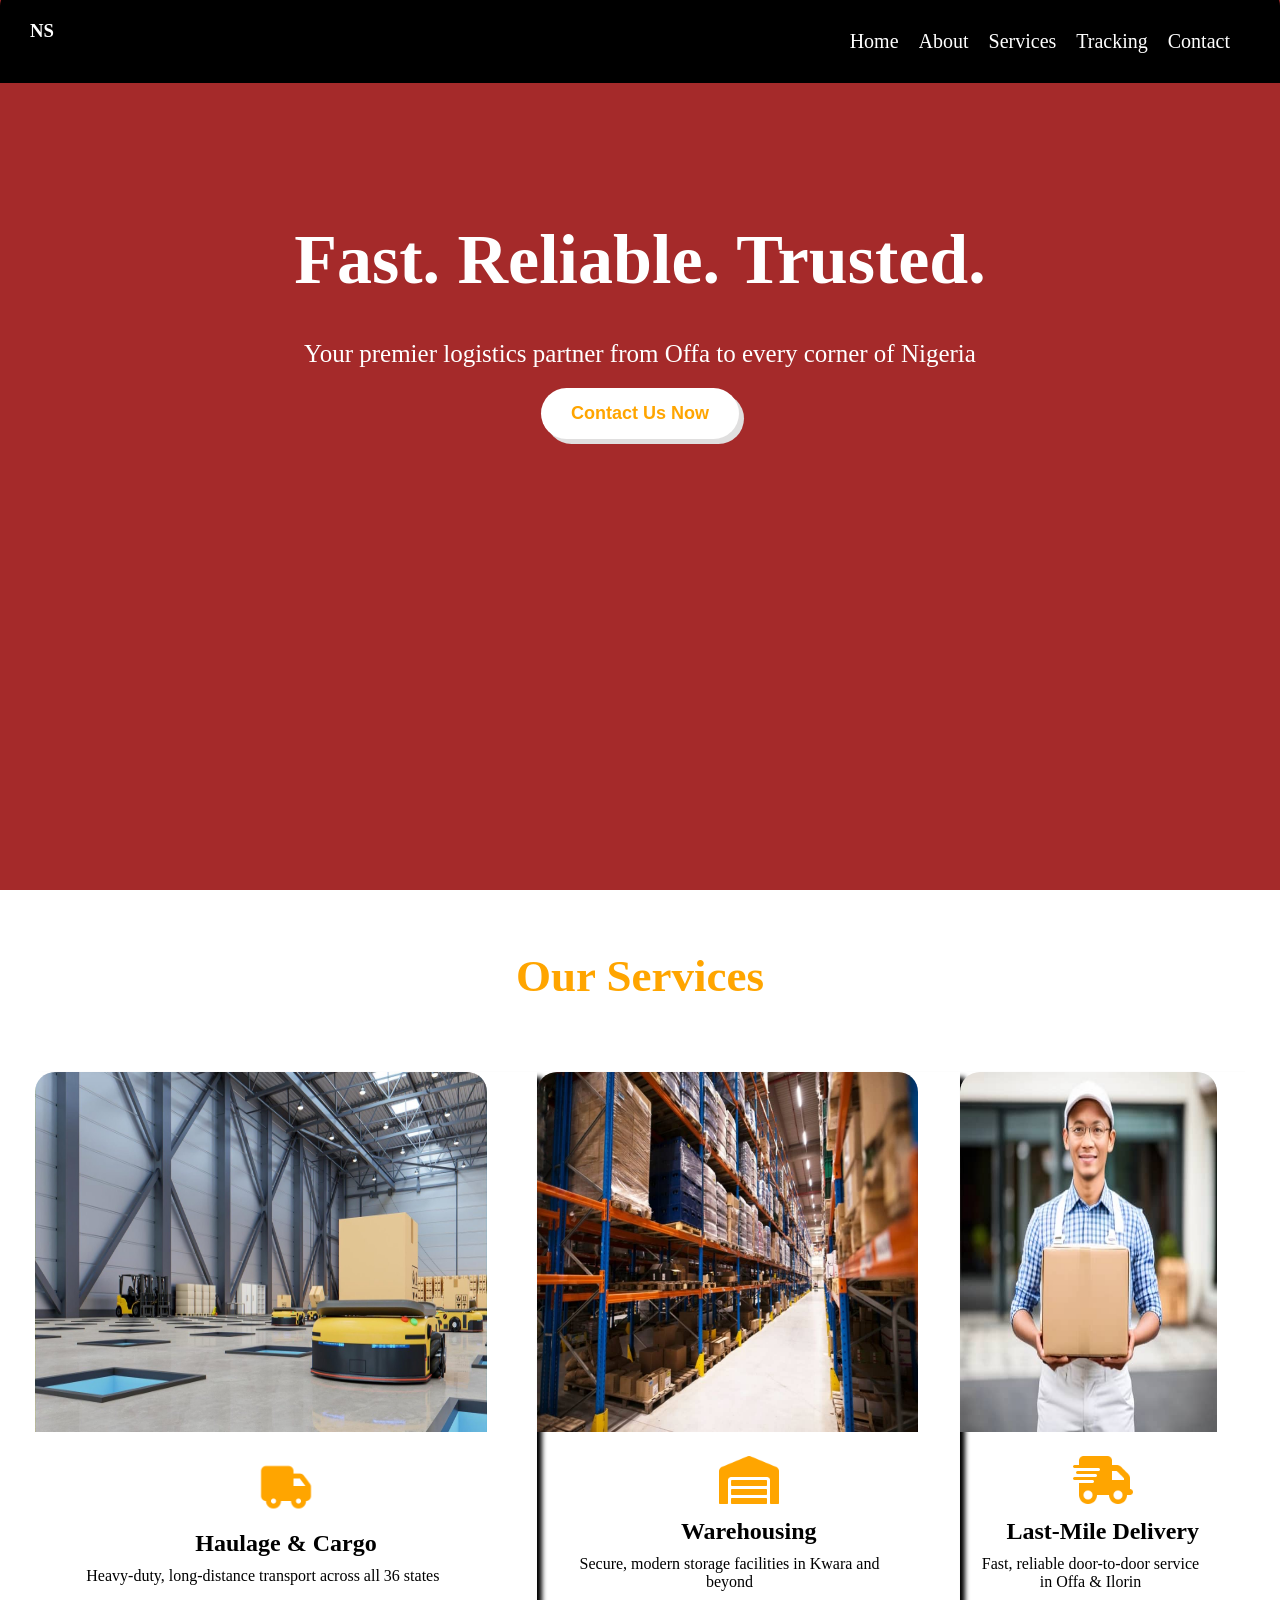
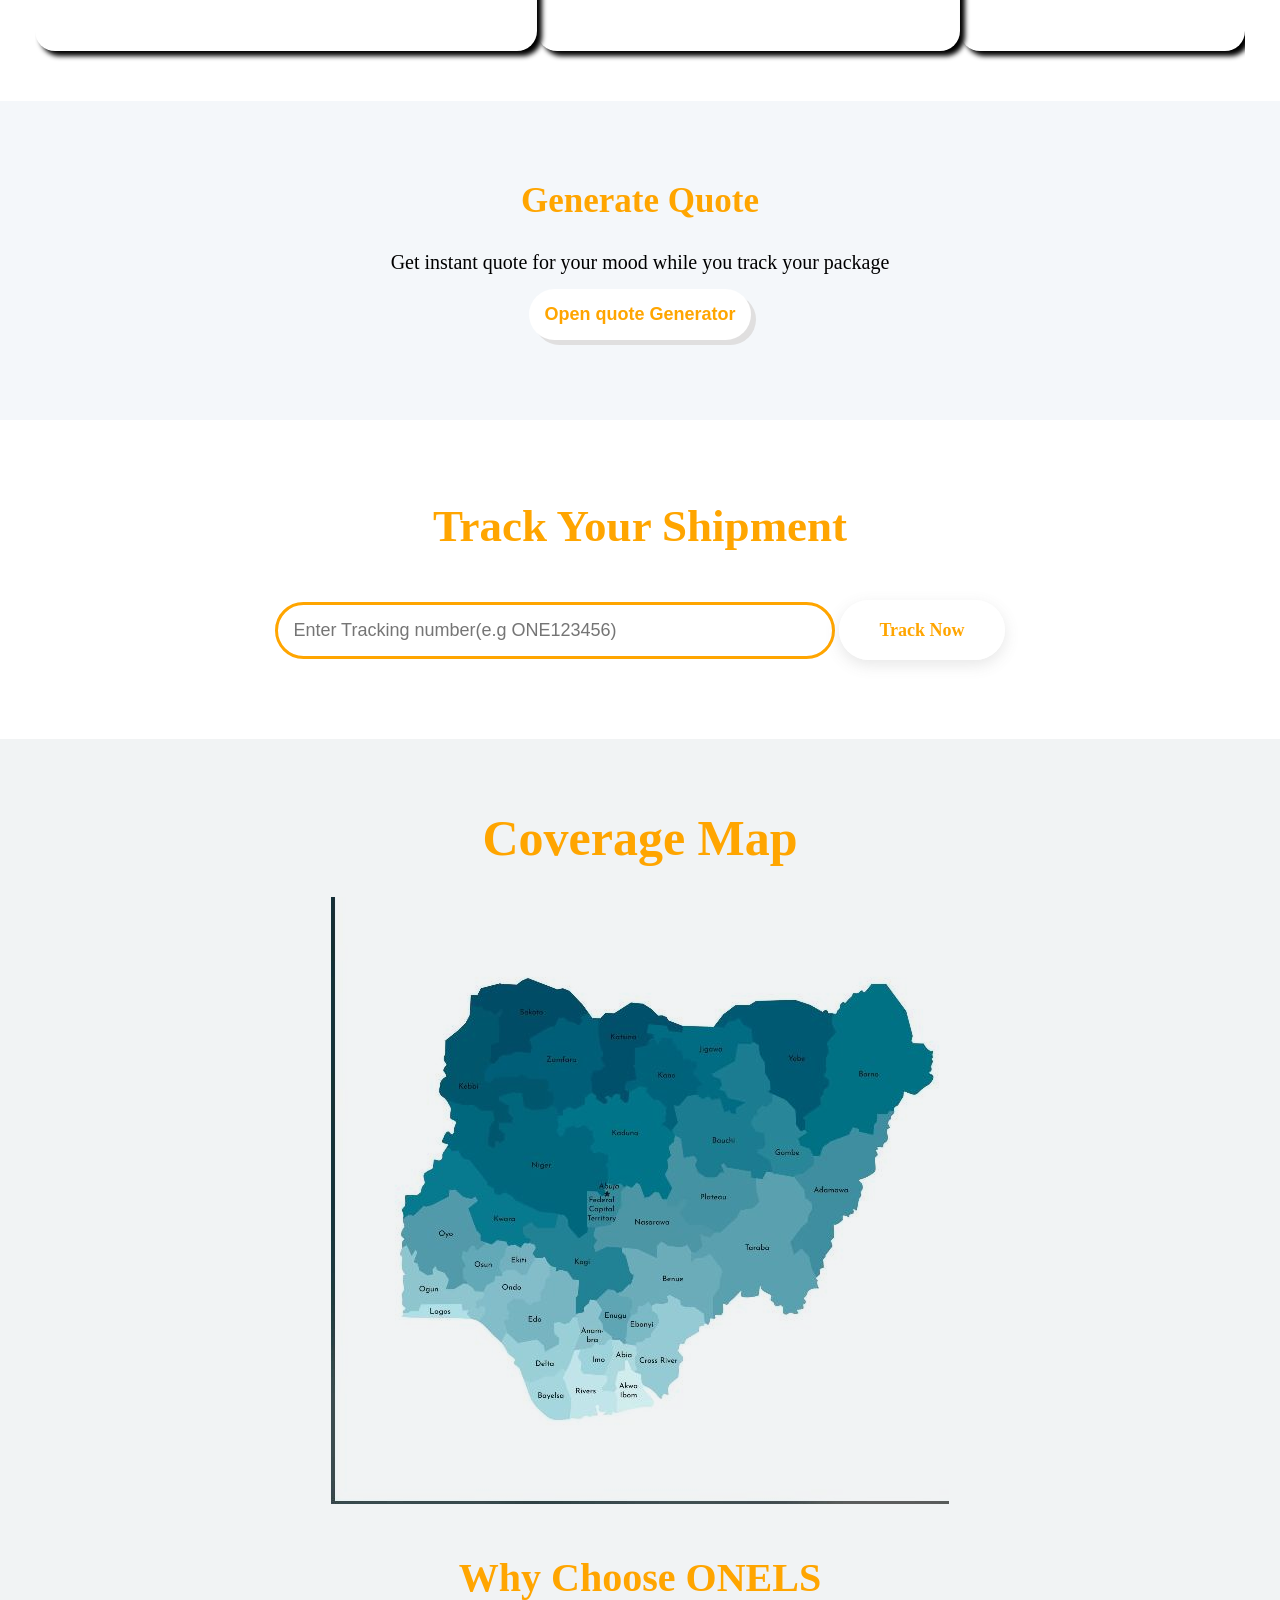
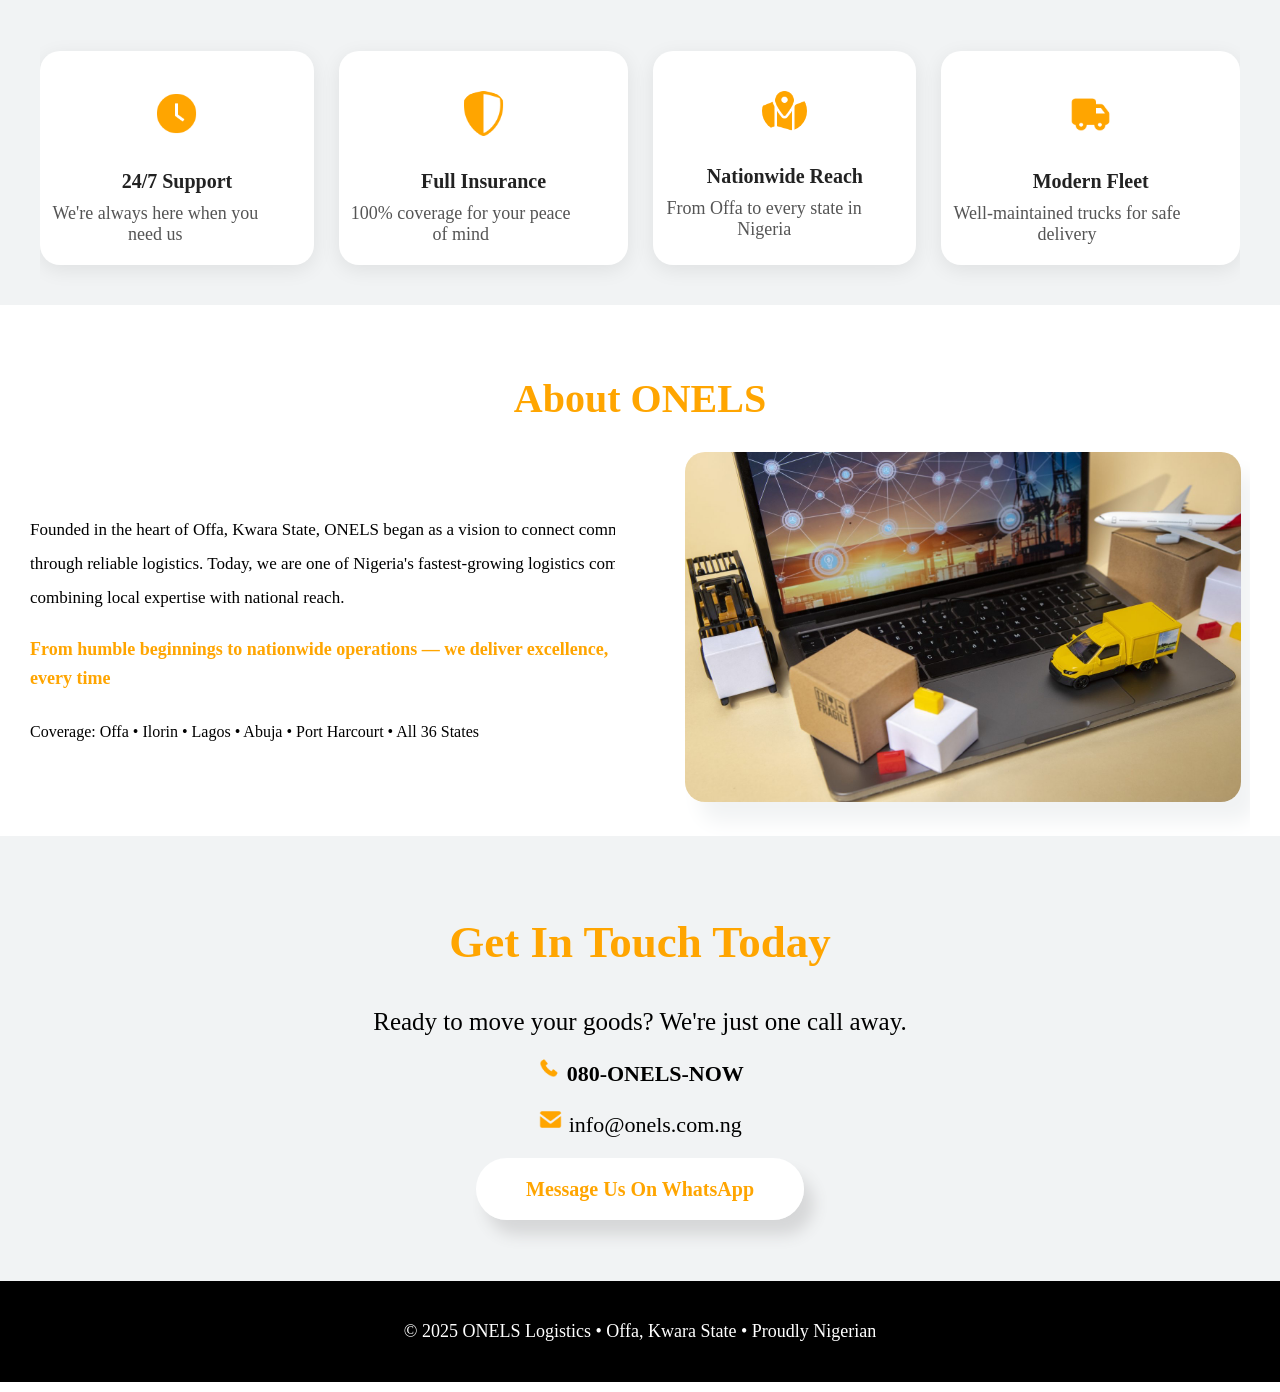
<file: index.html>
<!DOCTYPE html>
<html lang="en">
<head>
    <meta charset="UTF-8">
    <meta name="viewport" content="width=device-width, initial-scale=1.0">
    <title>Document</title>
    <link rel="stylesheet" href="style.css">
</head>
<body>
   <section>
     <nav>
        <h1 style="color: white;">NS</h1>
        <ul>
            <li><a href="#">Home</a></li>
            <li><a href="about.html">About</a></li>
            <li><a href="servics.html">Services</a></li>
            <li><a href="tracking.html">Tracking</a></li>
            <li><a href="contact.html">Contact</a></li>
        </ul>
    </nav>

    <div class="Trusted">
        <div class="even">
        <h1>Fast. Reliable. Trusted.</h1>
        <p>Your premier logistics partner from Offa to every corner of Nigeria</p>
        <button style="padding: 15px 30px; background-color: white; color: orange; border-radius: 30px; margin: 20px 20px ; border: none;">Contact Us Now</button>
        </div>
    </div>


   </section>


   <div class="nill">
    <h1 id="ser">Our Services</h1>
   </div>

   <div class="parent-numb">
   <div class="parent-long">
   <div class="across">
    <img src="cargo.jpeg" alt="">
   </div>
   <div class="Secure">
    <img src="boxicons--truck-filled.png" alt="">
    <h2>Haulage & Cargo</h2>
    <p>Heavy-duty, long-distance transport across all 36 states</p>
   </div>

   </div>

   <div class="parent-long">
    <div class="across">
        <img src="warehouse.JPG" alt="">
    </div>

    <div class="Secure">
        <img src="fa-solid--warehouse (1).png" alt="">
        <h2>Warehousing</h2>
        <p>Secure, modern storage facilities in Kwara and beyond</p>
    </div>


   </div>

   <div class="parent-long">
    <div class="across">
        <img src="eco.JPG" alt="">
    </div>

    <div class="Secure">
        <img src="fa6-solid--truck-fast (2).png" alt="">
        <h2>Last-Mile Delivery</h2>
        <p>Fast, reliable door-to-door service in Offa & Ilorin</p>
    </div>

   </div>
    </div>
   </div>

<section class="you">
   <div class="quote">
    <h1>Generate Quote</h1>
    <p>Get instant quote for your mood while you track your package</p>
    <button>Open quote Generator</button>
   </div>
</section>

<section class="track">
  <div class="ship">
    <h1>Track Your Shipment</h1>
</div>


<div class="Tracking">
  <input type="text" placeholder="Enter Tracking number(e.g ONE123456)">
  <a href="#">Track Now</a>
  </div> 
  </section>


  <div class="nobody" style="padding: 40px;">
  <div class="Map">
    <h2 style="padding: 30px;">Coverage Map</h2>
    <img src="123293 (1).jpg" alt="">
    
  </div>


  <div class="choose">
    <h1 style="text-align: center; margin: 50px; font-size:40px; color: #ffa500;">Why Choose ONELS</h1>
    </div>

  <div class="always">
    <div class="Reach">
        <img src="ant-design--clock-circle-filled (1).png" alt="">
        <h2>24/7 Support</h2>
        <p>We're always here when you need us</p>
    </div>

    <div class="Reach">
        <img src="bi--shield-shaded.png" alt="">
        <h2>Full Insurance</h2>
        <p>100% coverage for your peace of mind</p>
    </div>

    <div class="Reach">
        <img src="fa6-solid--map-location-dot.png" alt="">
        <h2>Nationwide Reach</h2>
        <p>From Offa to every state in Nigeria</p>
    </div>

    <div class="Reach">
        <img src="boxicons--truck-filled.png" alt="">
        <h2>Modern Fleet</h2>
        <p>Well-maintained trucks for safe delivery</p>
    </div>
</div> 

  </div>


  <div>
     <h1 style="text-align: center; margin-top:  70px; ; font-size: 40px; color: #ffa500;">About ONELS</h1>
  </div>
  <div class="Founded">
  <div class="humble">
   
    <p>Founded in the heart of Offa, Kwara State, ONELS began as a vision to connect communities through reliable logistics. Today, we are one of Nigeria's fastest-growing logistics companies, combining local expertise with national reach.</p>
    <h3>From humble beginnings to nationwide operations — we deliver excellence, every time</h3>

    <h4>Coverage: Offa • Ilorin • Lagos • Abuja • Port Harcourt • All 36 States</h4>
  </div>

  <div class="late">
    <img src="8bc625c2-502d-49eb-84ae-69627bb16b60 (1).JPG" alt="">
  </div>

  </div>



  <section >
    <div class="Message">
        <h1>Get In Touch Today</h1>
        <h2>Ready to move your goods? We're just one call away.</h2>
        <h3><img src="basil--phone-solid (1).png" alt=""> 080-ONELS-NOW</h3>
        <h4 style="margin-bottom: 40px;"><img src="boxicons--envelope-filled.png" alt=""> info@onels.com.ng</h4>
        <a href="#">Message Us On WhatsApp</a>
    </div>


    <div class="logic">
        <h1>© 2025 ONELS Logistics • Offa, Kwara State • Proudly Nigerian</h1>
    </div>
  </section>




</body>
</html>
</file>
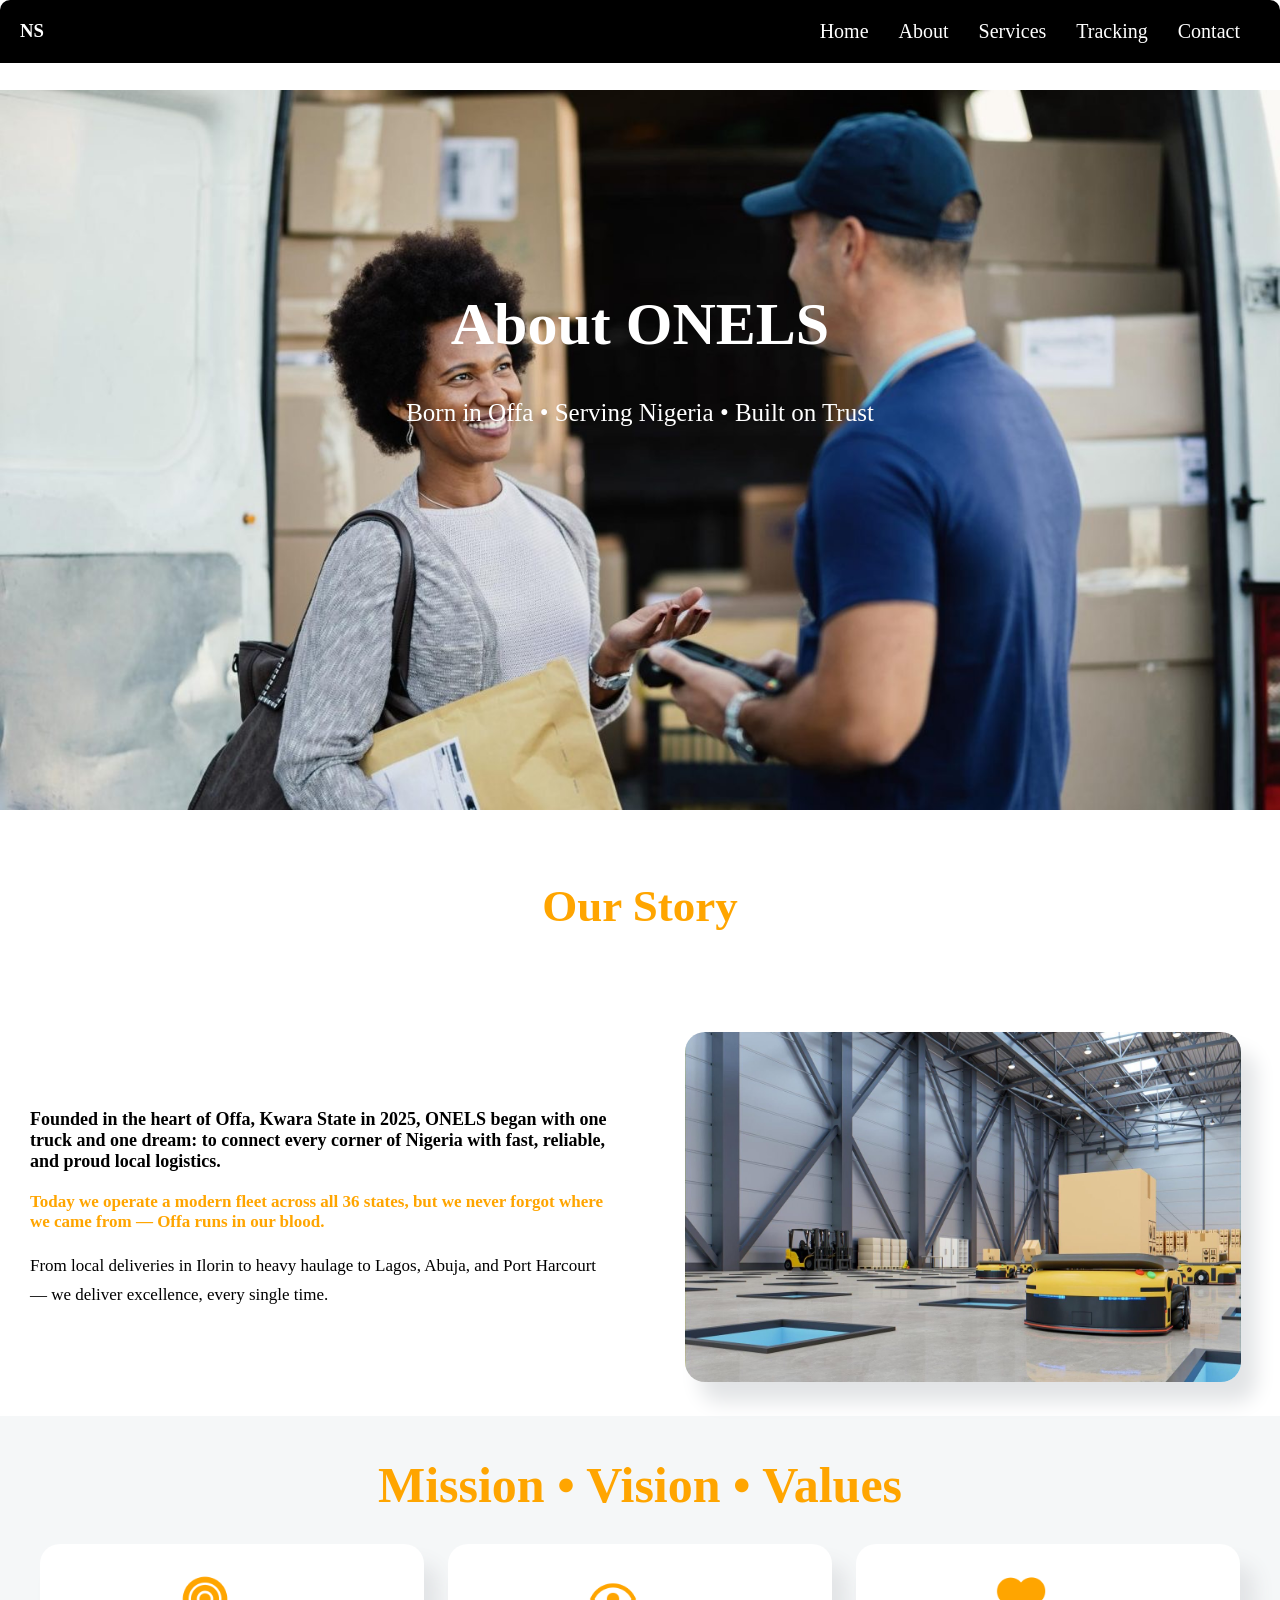
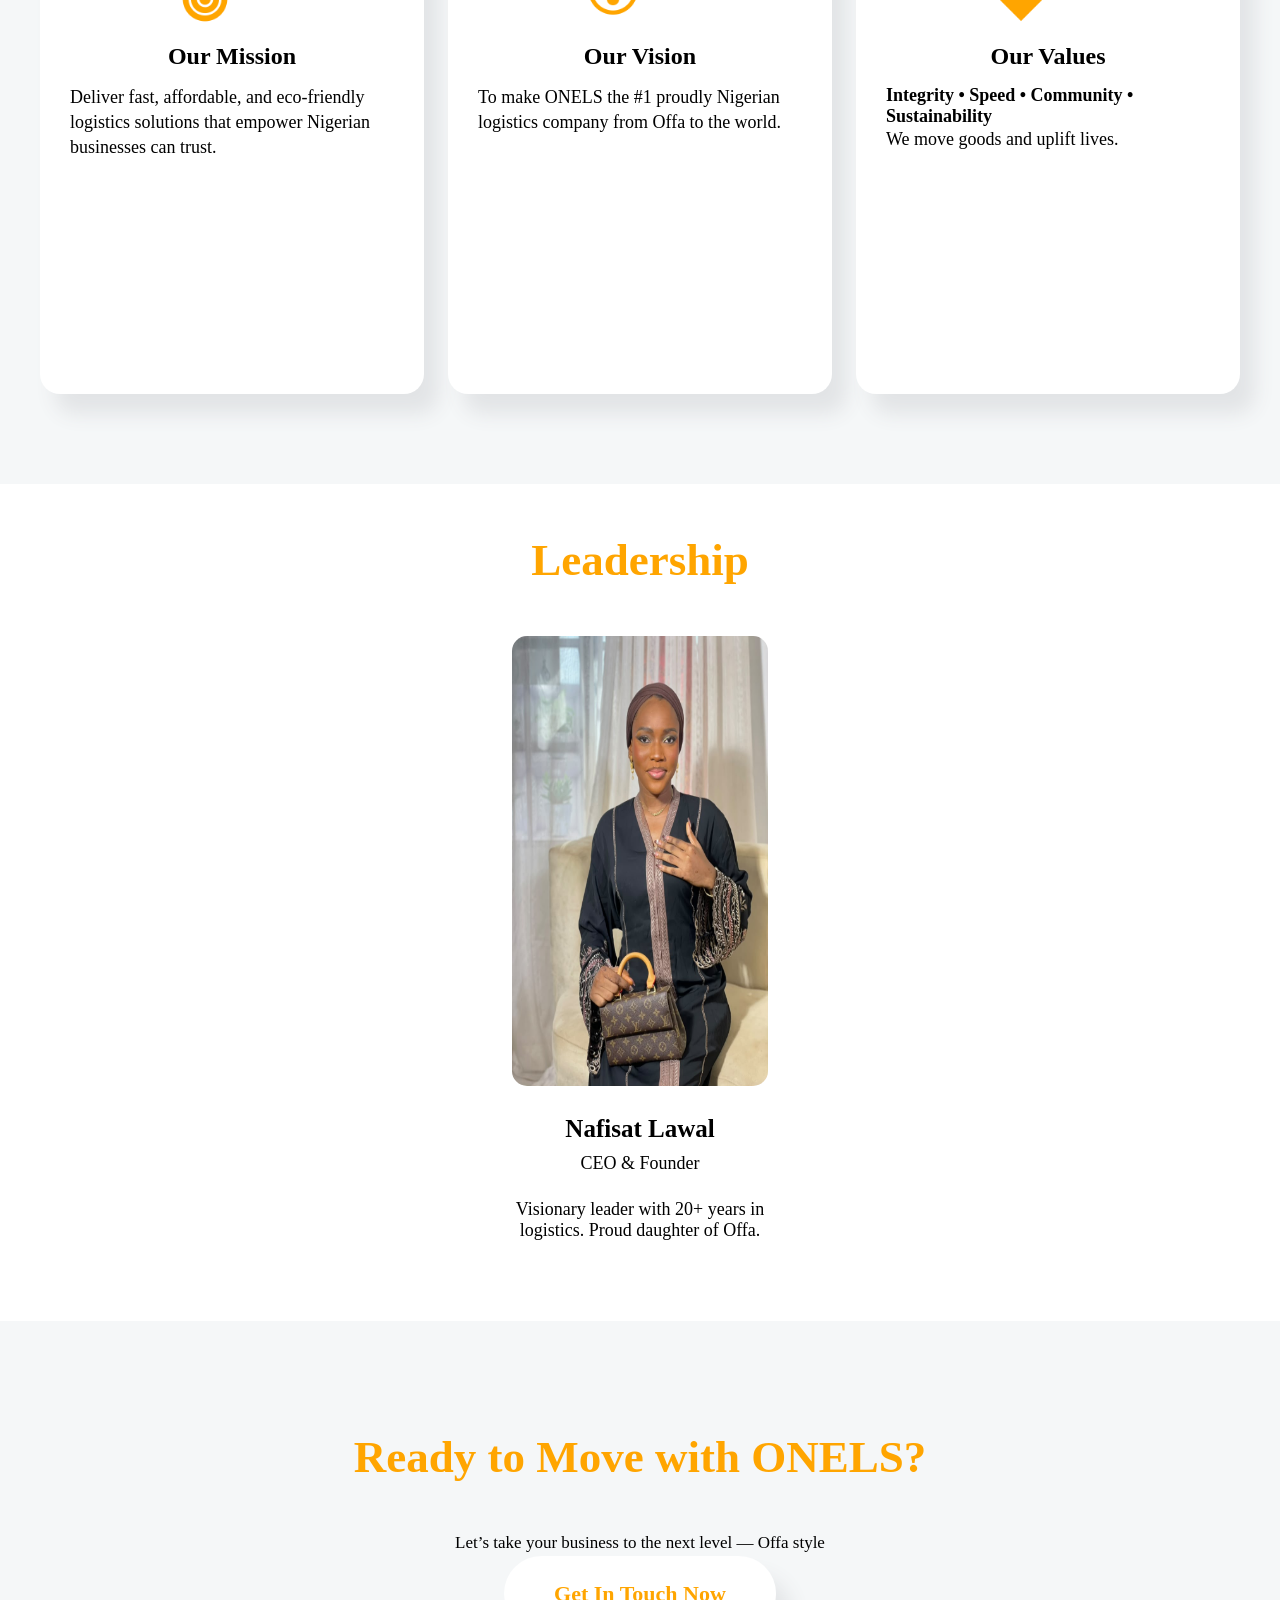
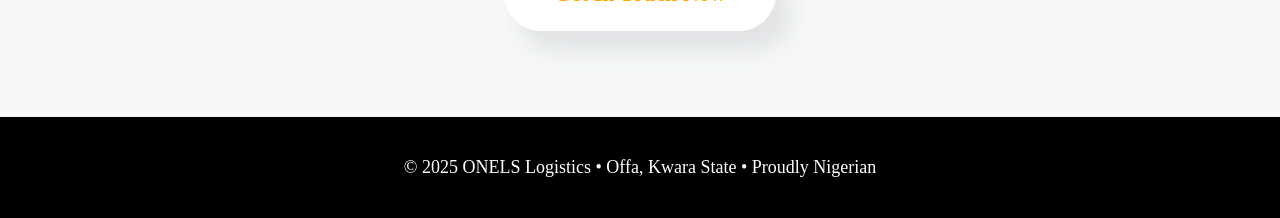
<file: about.html>
<!DOCTYPE html>
<html lang="en">
<head>
    <meta charset="UTF-8">
    <meta name="viewport" content="width=device-width, initial-scale=1.0">
    <title>Document</title>
    <link rel="stylesheet" href="about.css">
</head>
<body>
        <section>
            <nav>
                <h1 style="color: white;">NS</h1>
                <ul>
                    <li><a href="index.html">Home</a></li>
                    <li><a href="about.html">About</a></li>
                    <li><a href="servics.html">Services</a></li>
                    <li><a href="tracking.html">Tracking</a></li>
                    <li><a href="contact.html">Contact</a></li>
                </ul>
            </nav>

            <div class="intend">
                <div class="bound">
                <h1>About ONELS</h1>
                <p>Born in Offa • Serving Nigeria • Built on Trust</p>
                </div>
            </div>
        </section>



        <div class="story">
            <h1>Our Story</h1>
        </div>

        <div class="Founded">
        <div class="humble">
            <h2>Founded in the heart of Offa, Kwara State in 2025, ONELS began with one truck and one dream: to connect every corner of Nigeria with fast, reliable, and proud local logistics.</h2>

            <h3>Today we operate a modern fleet across all 36 states, but we never forgot where we came from — Offa runs in our blood.</h3>

            <p>From local deliveries in Ilorin to heavy haulage to Lagos, Abuja, and Port Harcourt — we deliver excellence, every single time.</p>
        </div>

        <div class="late">
            <img src="cargo (1).jpeg" alt="">
        </div>
        </div>



        <section class="mission">
        <div class="empower">
            <h1>Mission • Vision • Values</h1>
        </div>

        <div class="Offa">
        <div class="world">
            <img src="clarity--target-solid.png" alt="">
            <h1>Our Mission</h1>
            <p>Deliver fast, affordable, and eco-friendly logistics solutions that empower Nigerian businesses can trust.</p>
        </div>

        <div class="world">
            <img src="mdi--eye-outline.png" alt="">
            <h1>Our Vision</h1>
            <p>To make ONELS the #1 proudly Nigerian logistics company from Offa to the world.</p>
        </div>

        <div class="world">
            <img src="rivet-icons--heart-solid.png" alt="">
            <h1>Our Values</h1>
            <h2 style="width: 110%; font-size: large;">Integrity • Speed • Community • Sustainability</h2>
            <p>We move goods and uplift lives.</p>
        </div>

        </div>

        </section>




        <div>
            <h1 style="text-align: center; margin: 50px; font-size: 45px; color: #ffa500;">Leadership</h1>
        </div>

        <div class="Founder">
            <img src="yetty.jpeg" alt="">
            <h1>Nafisat Lawal</h1>
            <h3>CEO & Founder</h3>
            <p>Visionary leader with 20+ years in <br> logistics. Proud daughter of Offa.</p>
        </div>



        <div class="Ready">
            <h1>Ready to Move with ONELS?</h1>
            <p>Let’s take your business to the next level — Offa style</p>
            <a href="#">Get In Touch Now </a>
        </div>


        <div class="dean">
            <h2>© 2025 ONELS Logistics • Offa, Kwara State • Proudly Nigerian</h2>
        </div>
    

    
</body>
</html>
</file>
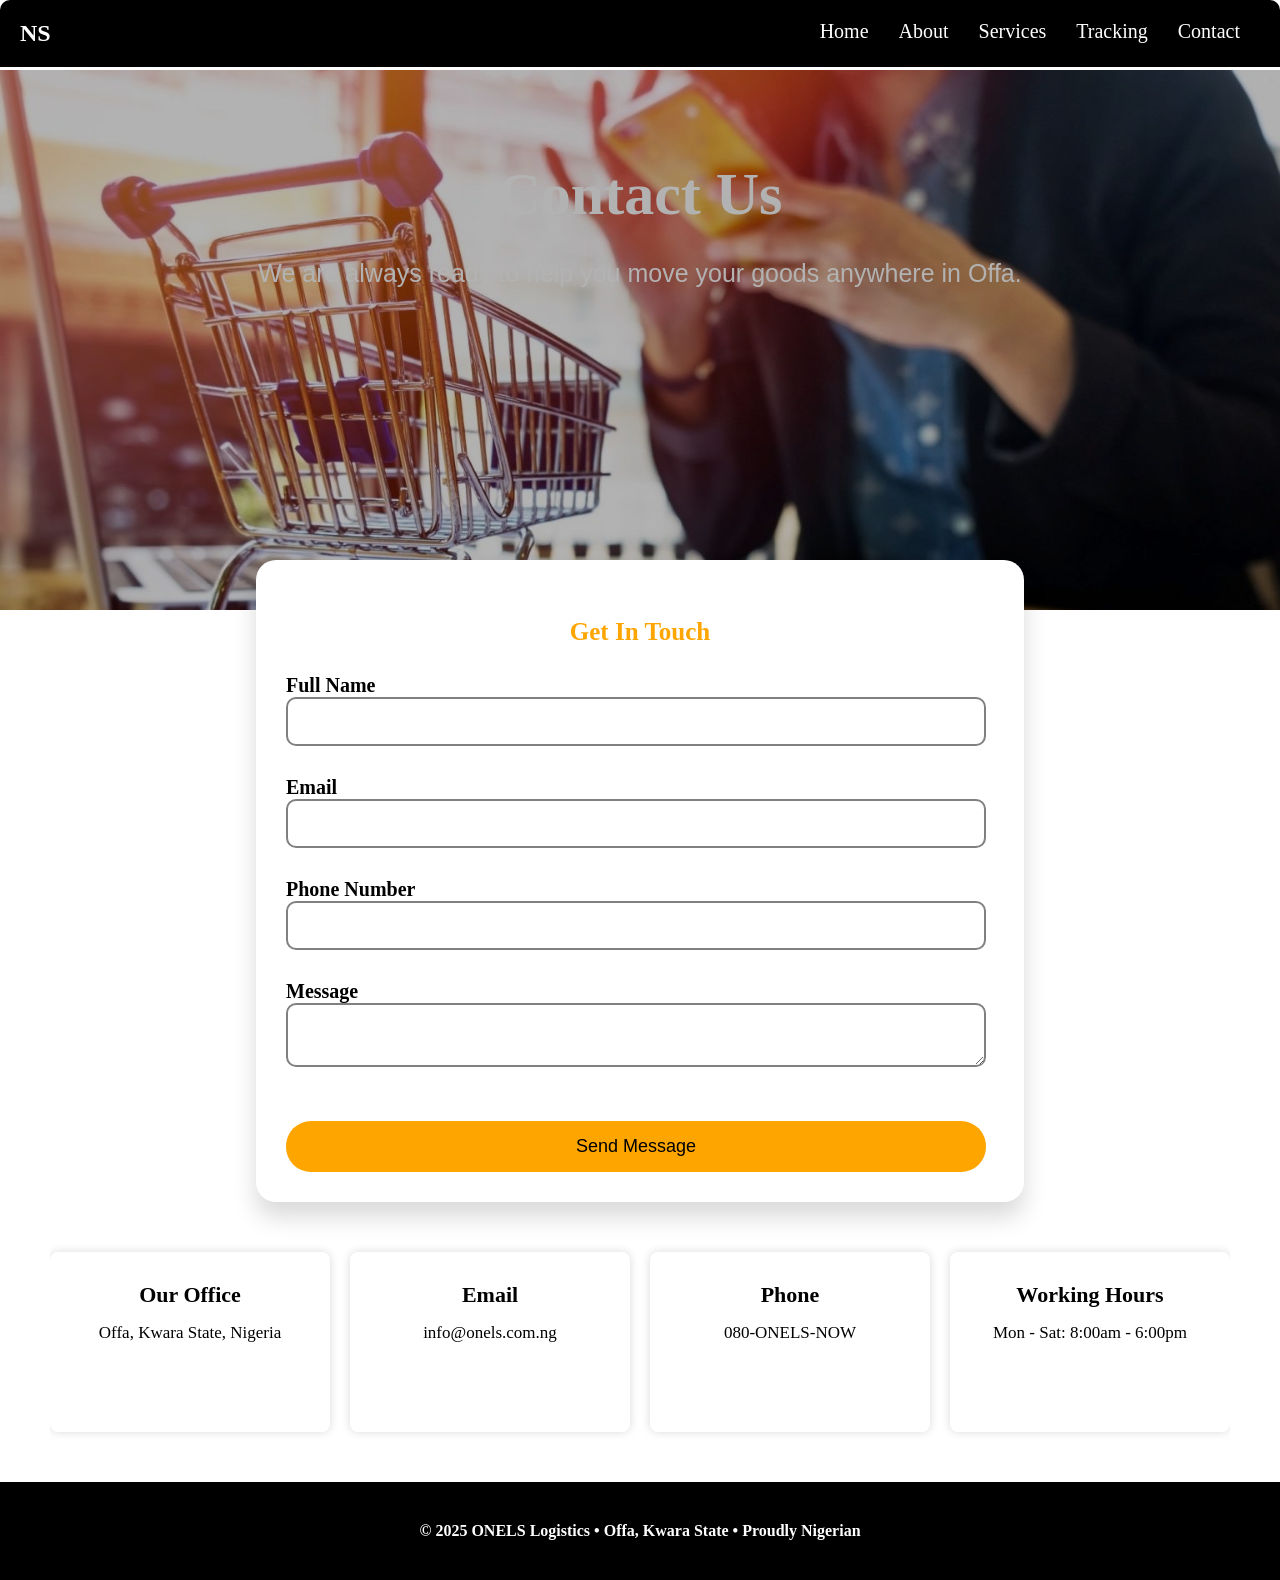
<file: contact.html>
<!DOCTYPE html>
<html lang="en">
<head>
    <meta charset="UTF-8">
    <meta name="viewport" content="width=device-width, initial-scale=1.0">
    <title>Document</title>
    <link rel="stylesheet" href="contact.css">
</head>
<body>
    <nav>
        <h1 style="color: white;">NS</h1>
        <ul>
            <li><a href="index.html">Home</a></li>
            <li><a href="about.html">About</a></li>
            <li><a href="servics.html">Services</a></li>
            <li><a href="tracking.html">Tracking</a></li>
            <li><a href="contact.html">Contact</a></li>
        </ul>
    </nav>

   <section class="hero-section">
     <div class="hero-heading">
    <div class="contact">
      <h1>Contact Us</h1>
      <p>We are always ready to help you move your goods anywhere in Offa.</p>
    </div>
     </div>
   </section>

   <section class="form-section">
    <form action="">
        <h2>Get In Touch</h2>
        <label for="name">Full Name</label>
        <input type="text">

        <label for="email">Email</label>
        <input type="text">

        <label for="phone">Phone Number</label>
        <input type="text">

        <label for="message">Message</label>
        <textarea name="" id=""></textarea>

        <button type="submit">Send Message</button>
    </form>
   </section>


   <section class="parent-hero">
    <div class="hours">
        <h3>Our Office</h3>
        <p>Offa, Kwara State, Nigeria</p>
    </div>

    <div class="hours">
        <h3>Email</h3>
        <p>info@onels.com.ng</p>
    </div>

    <div class="hours">
        <h3>Phone</h3>
        <p>080-ONELS-NOW</p>
    </div>

    <div class="hours">
        <h3>Working Hours</h3>
        <p>Mon - Sat: 8:00am - 6:00pm</p>
    </div>
   </section>


   <footer class="footer">
    <h1>© 2025 ONELS Logistics • Offa, Kwara State • Proudly Nigerian</h1>
   </footer>
</body>
</html>
</file>
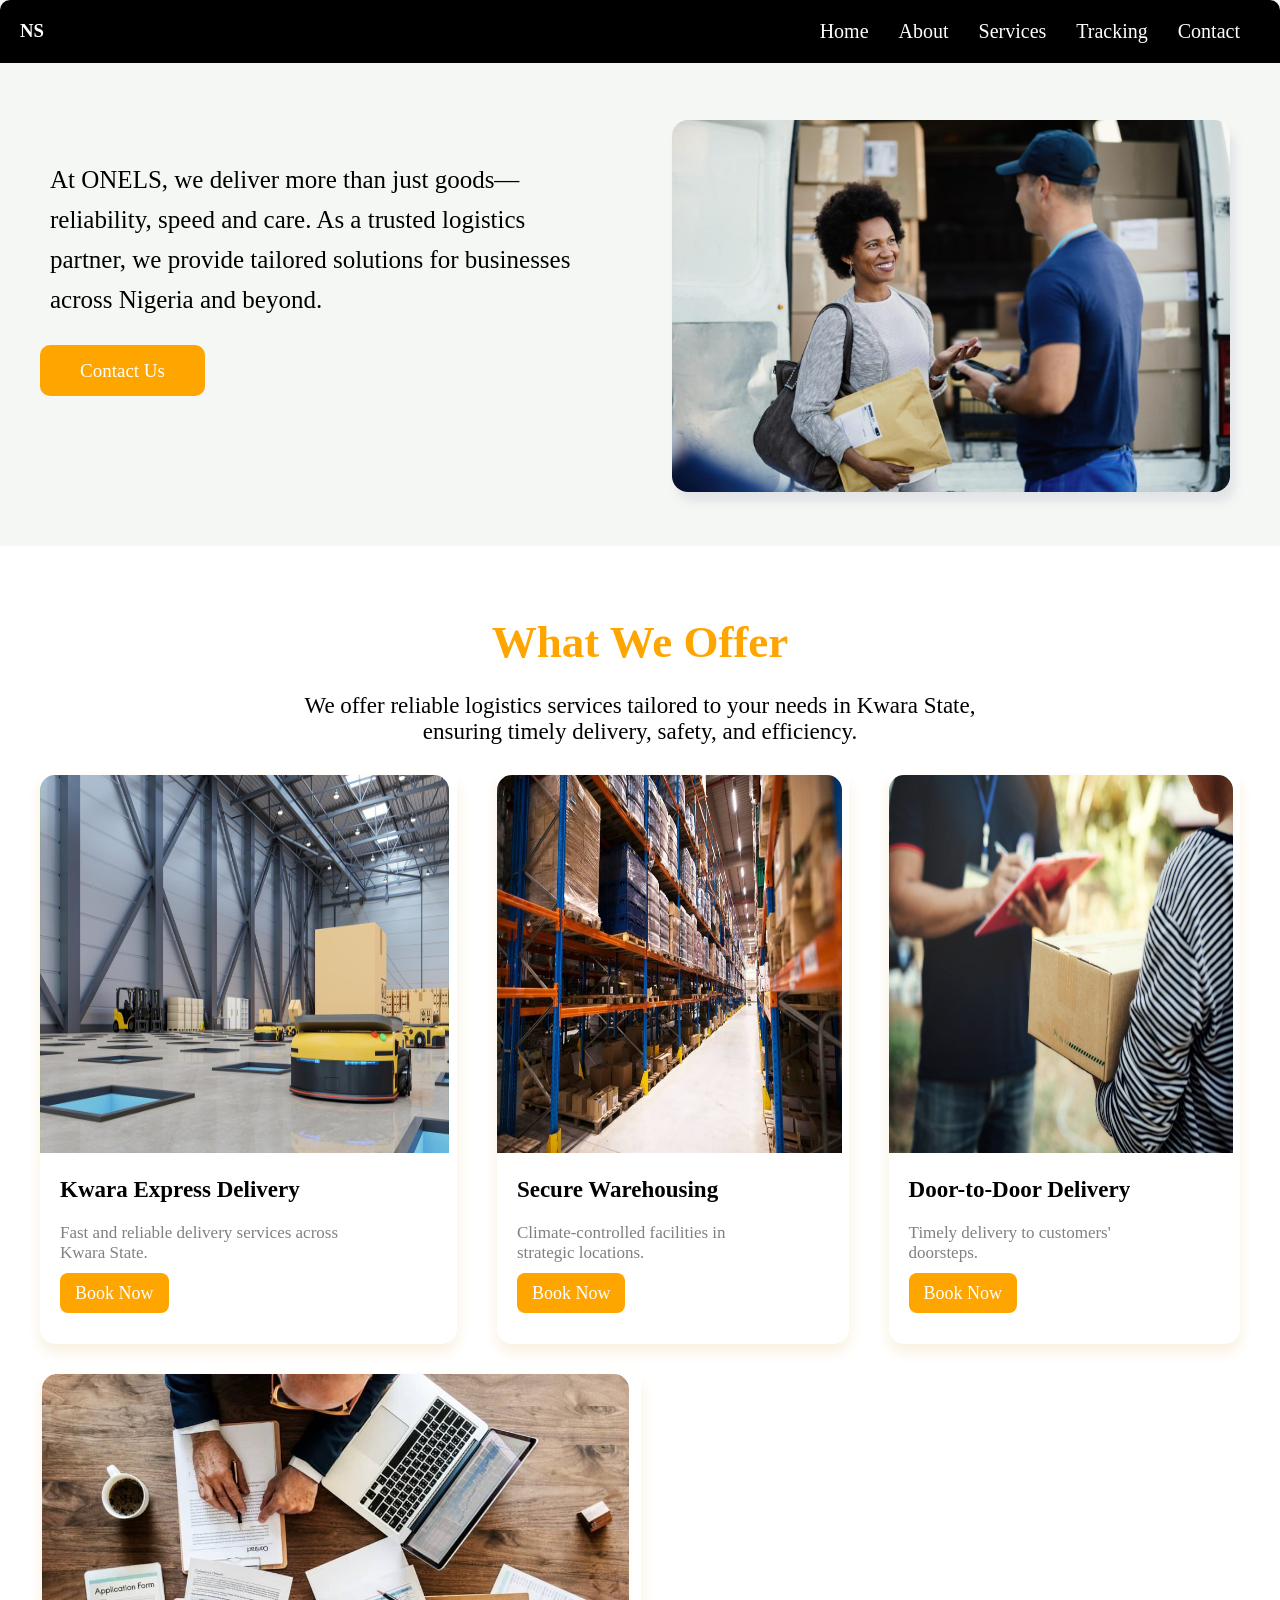
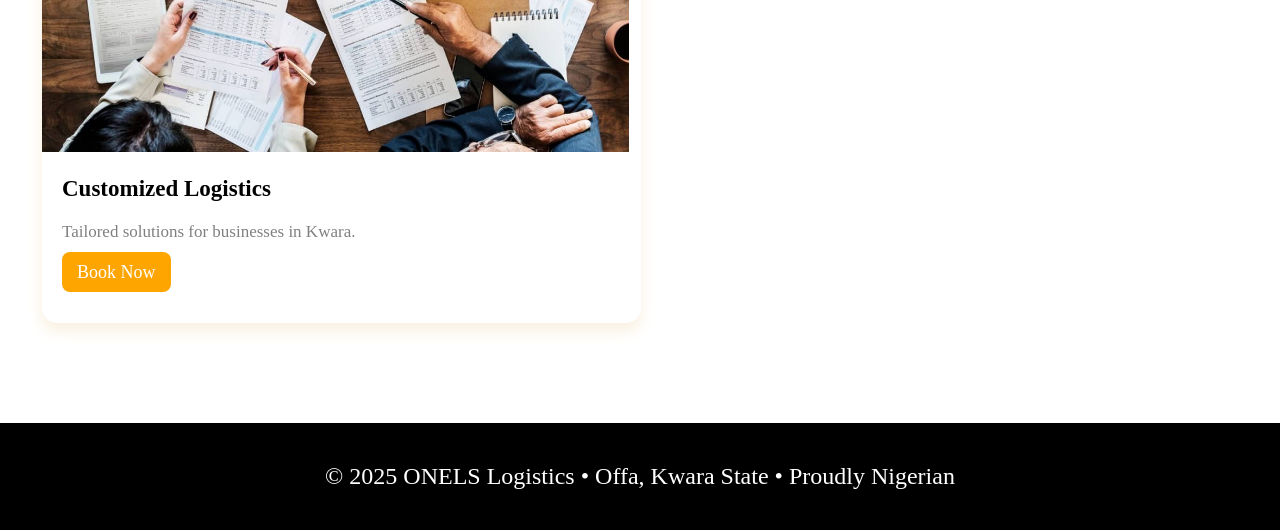
<file: servics.html>
<!DOCTYPE html>
<html lang="en">
<head>
    <meta charset="UTF-8">
    <meta name="viewport" content="width=device-width, initial-scale=1.0">
    <title>Document</title>
    <link rel="stylesheet" href="servics.css">
</head>
<body>
    <section>
     <nav>
        <h1 style="color: white;">NS</h1>
        <ul>
            <li><a href="">Home</a></li>
            <li><a href="about.html">About</a></li>
            <li><a href="servics.html">Services</a></li>
            <li><a href="tracking.html">Tracking</a></li>
            <li><a href="contact.html">Contact</a></li>
        </ul>
    </nav>


    <section class="logic">
        <div class="speed">
         <h1>At ONELS, we deliver more than just goods—reliability, speed and care. As a trusted logistics partner, we provide tailored solutions for businesses across Nigeria and beyond.</h1>

         <a href="#">Contact Us</a>
         </div>

         <div class="across">
            <img src="e3787ab8-7a2c-4838-b55a-db89ca6d7100 (2).JPG" alt="">
         </div>
    </section>


    <section>
    <div class="offer">
        <h1>What We Offer</h1>
        <p>We offer reliable logistics services tailored to your needs in Kwara State,
ensuring timely delivery, safety, and efficiency.</p>
    </div>

    <div class="state">
    <div class="express">
        <img src="cargo (2).jpeg" alt="">
        <h2>Kwara Express Delivery</h2>
        <p>Fast and reliable delivery services across Kwara State.</p>
        <a href="#">Book Now</a>
    </div>

    <div class="express">
        <img src="warehouse (1).JPG" alt="">
        <h2>Secure Warehousing</h2>
        <p>Climate-controlled facilities in strategic locations.</p>
        <a href="#">Book Now</a>
    </div>

    <div class="express">
        <img src="box delivery.jpeg" alt="">
        <h2>Door-to-Door Delivery</h2>
        <p>Timely delivery to customers' doorsteps.</p>
        <a href="#">Book Now</a>
    </div>

    </div>

    <div class="book">
    <div class="express">
        <img src="f1c064d0-4de7-46fe-ab70-62f4cd2f4000.jpeg" alt="">
        <h2>Customized Logistics</h2>
        <p>Tailored solutions for businesses in Kwara.</p>
        <a href="#">Book Now</a>
    </div>

    </div>
    </section>



     <div class="dean">
            <h2>© 2025 ONELS Logistics • Offa, Kwara State • Proudly Nigerian</h2>
        </div>
</body>
</html>
</file>
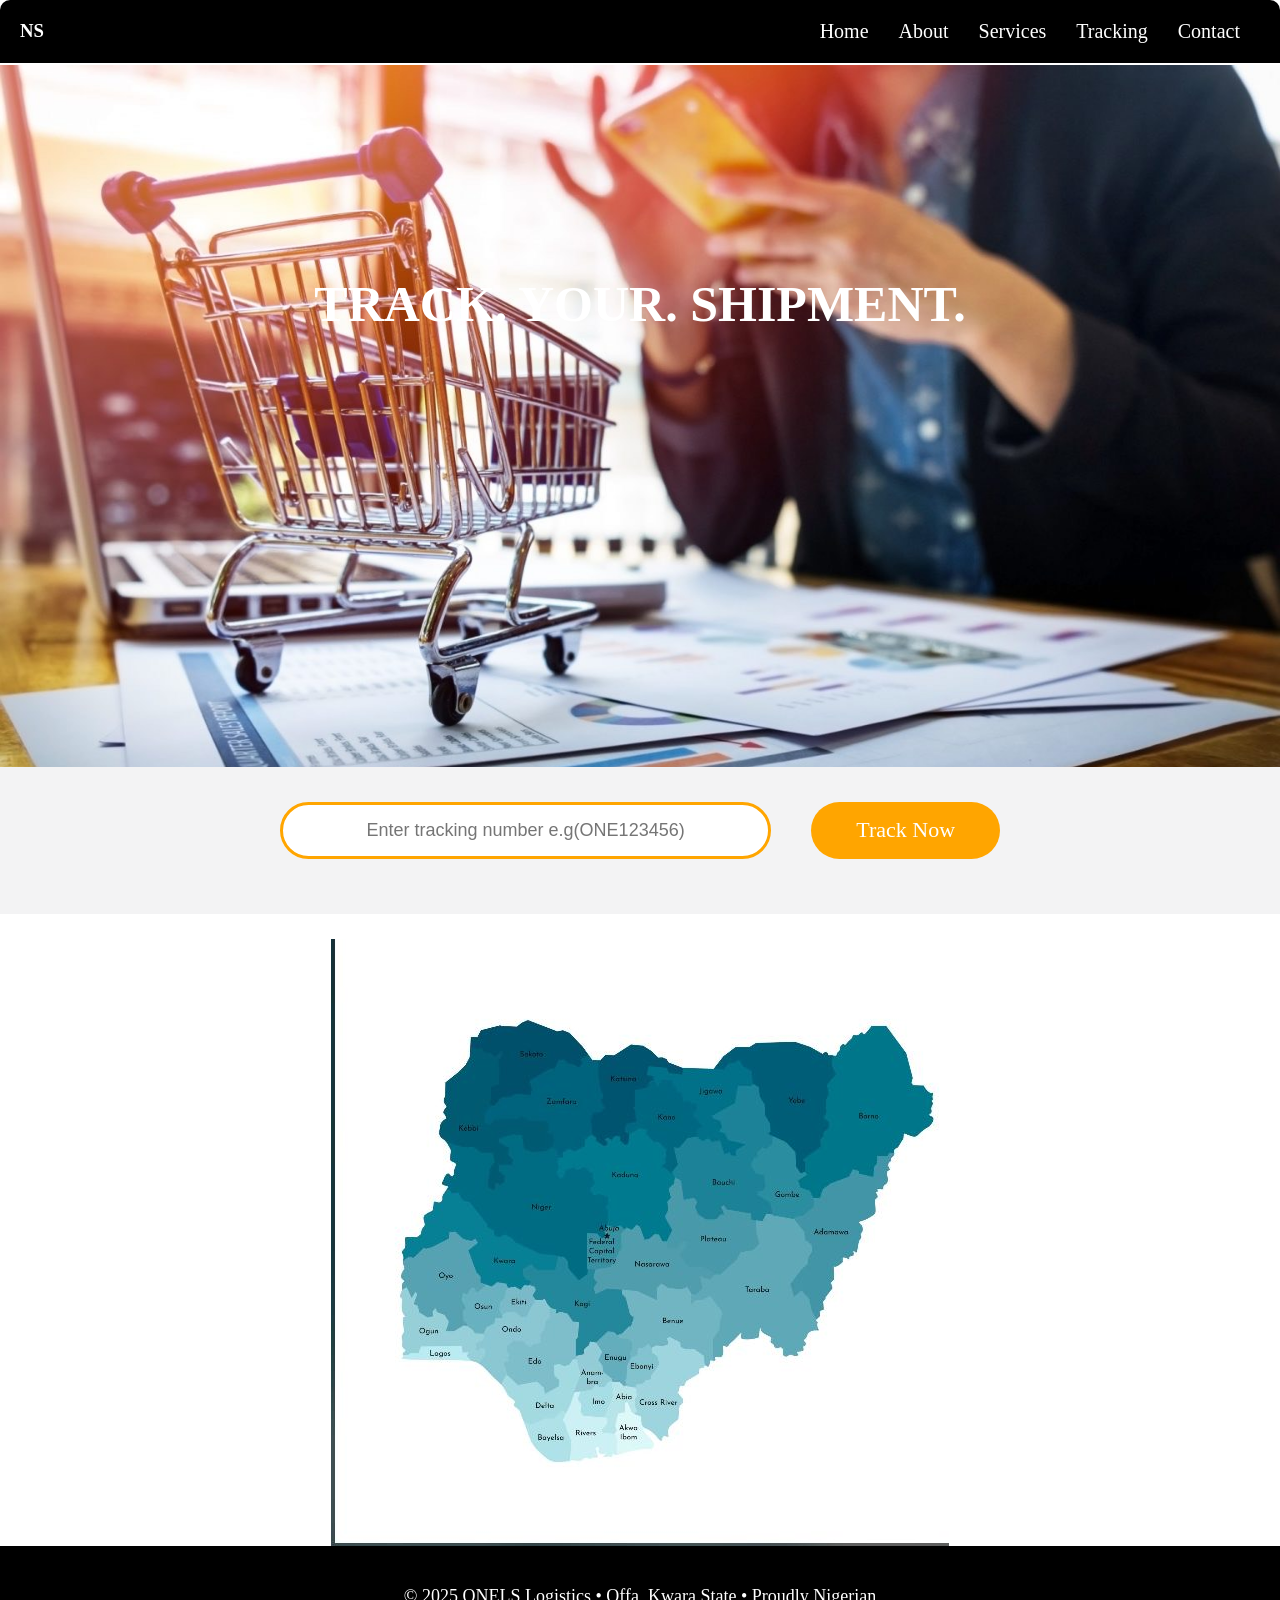
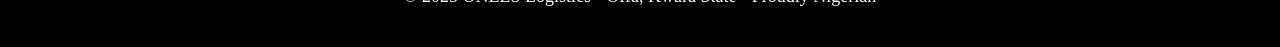
<file: tracking.html>
<!DOCTYPE html>
<html lang="en">
<head>
    <meta charset="UTF-8">
    <meta name="viewport" content="width=device-width, initial-scale=1.0">
    <title>Document</title>
    <link rel="stylesheet" href="tracking.css">
</head>
<body>
    <section>
    <nav>
        <h1 style="color: white;">NS</h1>
        <ul>
            <li><a href="index.html">Home</a></li>
            <li><a href="about.html">About</a></li>
            <li><a href="servics.html">Services</a></li>
            <li><a href="tracking.html">Tracking</a></li>
            <li><a href="contact.html">Contact</a></li>
        </ul>
    </nav>

    <div class="top">
    <div class="ship">
        <h1>TRACK. YOUR. SHIPMENT.</h1>
        </div>
    </div>
    </section>


    <div class="nill">
        <input type="name"  required placeholder="Enter tracking number e.g(ONE123456)">
        <a href="#">Track Now</a>
    </div>

    <div class="Map">
        <img src="mappp.jpg" alt="">
    </div>


    <footer class="logic">
        <h1>© 2025 ONELS Logistics • Offa, Kwara State • Proudly Nigerian</h1>
    </footer>

    
</body>
</html>
</file>
<file: style.css>
*{
    margin: 0;
    padding: 0;
    box-sizing: border-box;
    overflow-x: clip;
}
nav{
    display: flex;
    justify-content: space-between;
    background-color: black;
    /* margin: 10px; */
    padding: 20px;
    border-top-left-radius: 1rem;
    border-top-right-radius: 1rem;
    padding: 30px;
    position: fixed;
    z-index: 100;
    width: 100%;
}
ul a{
    text-decoration: none;
    display: flex;
    margin-top: 10px;
    color: white;
    font-size: 20px;
}
ul a:hover{
    color: brown;
    cursor: pointer;
}
ul{
    display: flex;
    list-style: none;
}
ul li a{
    margin-right: 20px;
}

.Trusted{
    background:linear-gradient(rgba(0,128,0,0.2)), url(trusted.jpeg);
    background-color: brown;
    height: 100vh;
    background-size: cover;
    position: relative;
    top: 0;
    margin: -10px;
    
}
button{
    font-size: 18px;
    font-weight: bold;
}
.even h1{
    font-size: 70px;
    color: white;
    margin-bottom: 40px;
}
.even P{
    font-size: 25px;
    color: white;
}
.even{
    position: relative;
    top: 150px;
    padding: 80px;
    margin: auto;
    text-align: center;
    
}
.nill{
    margin: 70px;
    text-align: center;
}
.nill h1{
    font-size: 45px;
    font-weight: bolder;
    color: orange;
}
.across img{
    width: 90%;
    height: 40vh;
    border-top-left-radius: 20px;
    border-top-right-radius: 20px;
}
.Secure img{
    width: 60px;
}
.Secure{
    display: block;
    text-align: center;
    background-color: white;
    margin: 20px;
}
.Secure h2{
    margin: 10px;
}
.Secure p{
    margin-bottom: 60px;
    width: 90%;
}
.parent-numb{
    display: flex;
    justify-content: space-between;
    margin: 0 35px;
}
.eco img{
   width: 33%;
   height: 40vh;
   border-top-left-radius: 20px;
   border-top-right-radius: 20px;
}
.logic img{
    width: 40px;
}
.parent-long{
    display: block;
    box-shadow: 5px 5px 5px black;
    border-bottom-left-radius: 20px;
    border-bottom-right-radius: 20px;
}
.parent-act{
    margin: 30px 35px;
}
.logic p{
    margin-bottom: 60px;
    width: 50%;
}
.quote{
     text-align: center;
}
button{
    padding:15px;
    background-color: white;
    color: #ffa500;
    border-radius: 30px;
    border: none;
    box-shadow: 5px 5px rgb(224, 223, 223);
    margin-top: 15px;

}
button:hover{
    cursor: pointer;
}
.acrosss img{
    width: 30%;
    justify-content: center;
}
.acrosss{
    display: flex;
    justify-content: center;
    margin-top: 30px;
}
.Securee p{
    font-size: 18px;
}
 .quote{
     margin: 50px; 
} 
.you{
    background-color: #f4f7fa;
    padding: 30px 40px;
    margin-top: 50px;
}
.quote h1{
    font-size: 35px;
    margin-bottom: 30px;
    color: #ffa500;
}
.quote p{
    font-size: 20px;
}
.track{
    text-align: center;
    margin: 80px;
}
.ship h1{
    font-size: 45px;
     color: #ffa500;
}
.ship{
    margin: 50px;
}
.Tracking input{
    width: 50%
}
.Tracking input{
    padding: 15px;
    border: 3px solid #ffa500;
    font-size: 18px;
    border-radius: 30px; 
}
.Tracking{
    gap: 30px;
}
.Tracking a{
    text-decoration: none;
    color: #ffa500;
    font-size: 18px;
    background-color: white;
    padding: 20px 40px;
    border-radius: 30px;
    box-shadow: 0 5px 15px rgba(95, 95, 95, 0.15);
    font-weight: bold;
}
.Map img{
   width: fit-content;
   height: fit-content;
   mix-blend-mode: multiply;
   display: flex;
   margin: auto;
}
.Map h2{
    text-align: center;
    font-size: 50px;
    color: #ffa500;
}
.Reach img{
    width: 45px;
    margin: 20px 60px;
    border-radius: 20px;
}
.Reach{
    background-color: white;
    min-height: 200px;
    border-radius: 20px;
    padding: 20px 10px;
    text-align: center;
    box-shadow: 0 5px 20px rgba(0, 0, 0, 0.08);
    
}
.Reach h2{
    font-size: 20px;
    margin: 10px;
    color: #222;
}
.Reach p{
    font-size: 18px;
    width: 83%;
    color: #555;
}
.always{
    display: flex;
    justify-content: center;
    gap: 25px;
}


.late img{
    width: 95%;
    height: 350px;
    border-radius: 20px;
    box-shadow: 15px 20px 20px #f1f3f4;
    margin: 0 20px;

}
.late{
    width: 50%;
}
.humble{
    width: 50%;
}
.humble p{
    font-size: 17px;
    line-height: 2;
    margin-bottom: 20px;
    width: 110%;


}
.humble h3{
   font-size: 18px;
   line-height: 1.6;
   color: #ffa500;
   margin-bottom: 25px;
}
.humble h4{
    font-size: 16px;
    line-height: 1.7;
    font-weight: 500;
}
.Founded{
    display: flex;
    align-items: center;
    justify-content: space-between;
    gap: 50px;
    padding: 30px;
}
.nobody{
    background-color: #f1f3f4;
}
.Message{
    display: block;
    text-align: center;
    padding: 80px;
    background-color:  #f1f3f4;
}
.Message img{
    width: 25px;
}
.Message h1{
    font-size: 45px;
    color: #ffa500;
    padding-bottom: 40px;
}
.Message h2{
    font-size: 25px;
    font-weight: normal;
    padding-bottom: 20px;
}
.Message a{
    text-decoration: none;
    font-size: 20px;
    color: #ffa500;
    background-color: white;
    padding: 20px 50px;
    margin-top: 30px;
    border-radius: 50px;
    font-weight: bolder;
    box-shadow: 10px 15px 15px #d6d7d8;
}
.Message h3{
    font-size: 22px;
    margin-bottom: 20px;
}
.Message h4{
    font-size: 22px;
    font-weight: normal;
}
.logic h1{
    text-align: center;
    background-color: black;
    color: white;
    font-size: 18px;
    padding: 40px;
    font-weight: normal;
}
</file>
<file: about.css>
*{
    padding: 0;
    margin: 0;
    box-sizing: border-box;
}
nav{
    display: flex;
    justify-content: space-between;
    background-color: black;
    padding: 20px;
    border-top-left-radius: 10px;
    border-top-right-radius: 10px;
    width: 100%;
    position: fixed;
    z-index: 100;
    top: 0;
}
ul{
    display: flex;
    list-style: none;
    gap: 10px;
    font-size: 20px;
}
ul a:hover{
    color: brown;
    cursor: pointer;
}
ul a{
    text-decoration: none;
    color: white;
    
}
ul li a{
    margin-right: 20px;
}
.intend{
    background: url(e3787ab8-7a2c-4838-b55a-db89ca6d7100\ \(2\).JPG);
    height: 80vh;
    width: 100%;
    background-size: cover;
    position: relative;
    margin-top: 90px;
}
.bound{
    position: relative;
    top: 200px;
    margin: auto;
    text-align: center;
    color: white;
}
.bound h1{
    font-size: 60px;
    font-weight: bolder ;
    margin-bottom: 40px;
}
.bound p{
    font-size: 25px;
    font-weight: normal;
}
.story{
    text-align: center;
    margin: 70px;
}
.story h1{
    color: #ffa500;
    font-size: 45px;
}
.proud h2{
    font-size: 20px;
    font-weight: normal;
    margin-bottom: 20px;
    width: 150%;
}
.late img{
    width: 95%;
    height: 350px;
    border-radius: 20px;
    margin: 0 20px;
    box-shadow: 15px 20px 20px #e2e4e6;
}
.late{
    width: 50%;
}
.humble{
    width: 50%;
}
.humble h2{
    font-size: 18px;
    margin-bottom: 20px;
}
.humble h3{
    font-size: 17px;
    color: #ffa500;
    margin-bottom: 20px;
}
.humble p{
    font-size: 17px;
    font-weight: 500;
    line-height: 1.7;
}
.Founded{
    display: flex;
    align-items: center;
    justify-content: space-between;
    gap: 50px;
    padding: 30px;
}
.mission{
    background-color: #f5f7f8;
    padding: 40px;
}
.empower h1{
    text-align: center;
    font-size: 50px;
    color: #ffa500;
}
.world img{
    width: 50px;
    margin: 0 110px;
}
.world{
    width: 32%;
    padding: 30px;
    background-color:white ;
    margin-top: 30px;
    height: 50vh;
    border-radius: 20px;
    box-shadow: 15px 20px 20px #e2e4e6;
    margin-bottom: 50px;
}
.world p{
    font-size: 18px;
    width: 95%;
    line-height: 1.4;
}
.world h1{
    text-align: center;
    margin: 15px;
}
.Offa{
    display: flex;
    justify-content: space-between;
    padding: 60px 8;
}
.Founder img{
  width: 20%;
  height: 50vh;
  border-radius: 15px;
}
.Founder{
    text-align: center;
    /* background: white; */
    /* box-shadow: 5px 10px 10px 5px black; */
    min-width: fit-content;
}
.Founder h1{
    font-size: 25px;
    font-weight: bold;
    margin-top: 25px;
}
.Founder h3{
    font-size: 18px;
    font-weight: normal;
    margin-top: 10px;
}
.Founder p{
    font-size: 18px;
    font-weight: normal;
    margin: 25px;
}
.Ready{
    text-align: center;
    background-color: #f5f7f8;
    padding: 110px;
    margin-top: 80px;
}
.Ready h1{
    font-size: 45px;
    font-weight:900;
    margin-bottom: 50px;
    color: #ffa500;
}
.Ready p{
    font-size: 17px;
    margin-bottom: 28px;
}
.Ready a{
    text-decoration: none;
    font-size: 22px;
    background-color: white;
    padding: 25px 50px;
    color: #ffa500;
    font-weight: bolder;
    border-radius: 40px;
    box-shadow: 15px 20px 20px #e2e4e6;
    /* margin-bottom: 80px; */
}
.dean{
    background-color: black;
    top: -10;
}
.dean h2{
    color: white;
    text-align: center;
    padding: 40px;
    font-weight: normal;
    font-size: 18px;
}
</file>
<file: contact.css>
*{
    margin: 0;
    padding: 0;
    box-sizing: border-box;
    overflow-x: clip;
}
nav{
    display: flex;
    justify-content: space-between;
    background-color: black;
    padding: 20px;
    border-top-left-radius: 10px;
    border-top-right-radius: 10px;
    width: 100%;
    position: fixed;
    z-index: 100;
    top: 0;
}
ul{
    display: flex;
    list-style: none;
    gap: 10px;
    font-size: 20px;
    color: white;
}
ul a:hover{
    color: brown;
    cursor: pointer;
}
ul a{
    text-decoration: none;
    color: white;
    
}
ul li a{
    margin-right: 20px;
}
.hero-heading{
    background: url(cf32cd2c-9e2b-4fd8-b33a-b114c86ea89f.jpeg);
    background-repeat: no-repeat;
    background-size: cover;
    height: 60vh;
    position: relative;
    margin-top: 70px;
    filter: brightness(70%);
}
.contact{
    position: relative;
    text-align: center;
     top: 90px;
}
.contact h1{
    font-size: 60px;
    color: white;
    font-weight: bold;
}
.contact P{
    font-size: 25px;
    margin-top: 30px;
    color: white;
    font-family: Arial, Helvetica, sans-serif;
}

label{
    display: flex;
    font-weight: bold;
    font-size: 20px;
}
input, textarea{

    width: 700px;
    padding: 15px;
    border: 2px solid grey;
    border-radius: 10px;
    margin-bottom: 30px;
}
button{
    width: 700px;
    padding: 15px;
    border-radius: 25px;
    background-color: orange;
    border: none;
    font-size: 18px;
    margin-top: 20px;
    cursor: pointer;
}
form{
    width:60%;
    padding: 30px;
    margin: auto;
    box-shadow: 0 15px 23px rgba(0, 0, 0, 0.15);
    background-color: white;
    position: relative;
    margin-top: -50px;
    border-radius: 20px;
}
textarea{
    resize: vertical;

}
h2{
    text-align: center;
    font-size: 25px;
    margin: 28px;
    color: #ffa500;
}
.parent-hero{
    display: flex;
    margin: 50px;
    gap: 20px;
}
.parent-hero > div{
    background-color: white;
    box-shadow: 0 0 10px rgb(0, 0, 0, 0.15);
    padding: 30px 40px;
    transition: 0.3s ease;
    width: 300px;
    height: 20vh;
    border-radius: 8px;
}
.parent-hero > div:hover{
    transform: translateY(-4px);
    border-bottom: 5px solid orange;
}
.parent-hero h3{
    font-size: 22px;
    text-align: center;
    margin-bottom: 15px;
}
.parent-hero p{
    font-size: 17px;
    text-align: center;
}
.footer{
    font-size: 8px;
    font-weight: normal;
    color: white;
    text-align: center;
    background-color: black;
    padding: 40px;
}
</file>
<file: servics.css>
*{
    margin: 0;
    padding: 0;
    box-sizing: border-box;
}
nav{
    display: flex;
    justify-content: space-between;
    background-color: black;
    padding: 20px;
    border-top-left-radius: 10px;
    border-top-right-radius: 10px;
    width: 100%;
    position: fixed;
    z-index: 100;
    top: 0;
}
ul{
    display: flex;
    list-style: none;
    gap: 10px;
    font-size: 20px;
    
}
ul a:hover{
    color: brown;
    cursor: pointer;
}
ul a{
    text-decoration: none;
    color: white;
    
}
ul li a{
    margin-right: 20px;
}
.across img{
     width: 100%;
     border-radius: 1rem;
     /* margin: 0 50px; */
     box-shadow: 5px 10px 10px #e2e4e6;
     animation: slidIn 1s ease-in-out infinite;
}
.across{
    margin-right:50px;
    
}
.logic{
    display: flex;
    justify-content: space-between;
    padding-top:120px ;
    background-color: #f5f7f5;
    padding-bottom: 50px;
}
.speed h1{
    font-size: 25px;
    font-weight: normal;
    width: 90%;
    padding: 30px 30px;
    margin: 10px 20px;
    line-height: 1.6;
}
.speed a{
    text-decoration: none;
    background-color: #ffa500;
    padding: 15px 40px;
    font-size: 19px;
    color: white;
    margin-left: 40px ;
    border-radius: 10px;
}
.offer{
    text-align: center;
}
.offer h1{
    font-size: 45px;
    color: #ffa500;
    margin-top: 70px;
}
.offer p{
    font-size: 23px;
    width: 55%;
    margin: auto;
    margin-top: 25px;
}
.express img{
    width: 98%;
    border-top-right-radius: 15px;
    border-top-left-radius: 15px;
    height: 42vh;
}
.express{
    display: block;
    background-color: white;
    margin-bottom: 20px;
    transition: all 0.3s ease;
    border-bottom-left-radius:15px ;
    border-bottom-right-radius: 15px;
    margin: 0 20px;
    width: fit-content;
    padding-bottom: 40px;
    box-shadow: 0 8px 15px rgb(249, 240, 223);
}
.express:hover{
    transform: translateY(-20px);
    box-shadow: 10px 18px 15px wheat;
}
.state{
    display: flex;
    margin: 30px 20px;
    background-color: white;
}
.express h2{
    font-size: 23px;
    font-weight: bold;
    margin: 20px;
}
.express p{
    font-size: 17px;
    font-weight: normal;
    color: grey;
    margin: 20px;
    width: 70%;
}
.express a{
    text-decoration: none;
    font-size: 18px;
    font-weight: normal;
    color: white;
    background-color: #ffa500;
    padding: 10px 15px;
    border-radius: 8px;
    margin: 0 20px;
}
.book{
    margin: 10px 22px;
}
.dean{
    background-color: black;
    margin-top: 100px;
}
.dean h2{
    color: white;
    text-align: center;
    padding: 40px;
    font-weight: normal;
}
</file>
<file: tracking.css>
*{
    margin: 0;
    padding: 0;
    box-sizing: border-box;
}
nav{
    display: flex;
    justify-content: space-between;
    background-color: black;
    padding: 20px;
    border-top-left-radius: 10px;
    border-top-right-radius: 10px;
    width: 100%;
    position: fixed;
    z-index: 100;
    top: 0;
}
ul{
    display: flex;
    list-style: none;
    gap: 10px;
    font-size: 20px;
    color: white;
}
ul a:hover{
    color: brown;
    cursor: pointer;
}
ul a{
    text-decoration: none;
    color: white;
    
}
ul li a{
    margin-right: 20px;
}
.top{
    background: url(cf32cd2c-9e2b-4fd8-b33a-b114c86ea89f.jpeg);
    width: 100%;
    height: 78vh;
    background-size: cover;
    position: relative;
} 
.ship h1{
    font-size: 50px;
    color: white;
    margin: 65px;
    text-align: center;
    
}
.ship{
    top: 210px;
    position: relative;
    margin: auto;
}
.nill{
    display: flex;
    justify-content: center;
    font-size: 18px;
    gap: 40px;
    margin: 25px 0;
    background-color: rgb(243, 243, 244);
    padding: 55px;
    margin-top:-20px ;
}
.nill input{
    padding: 15px;
    width: 42%;
    border: 3px solid #ffa500;
    border-radius: 30px;
    font-size: 18px;
    text-align: center;
}
.nill a{
    text-decoration: none;
     /* width: 100px; */
    color: white;
    background-color: #ffa500;
     font-size: 22px;
    padding:15px 45px;
    border-radius: 30px;
}
.Map img{
   width: fit-content;
   height: fit-content;
   mix-blend-mode: multiply;
   display: flex;
   margin: auto;
}
.logic h1{
    text-align: center;
    background-color: black;
    color: white;
    font-size: 18px;
    padding: 40px;
    font-weight: normal;
}
</file>
